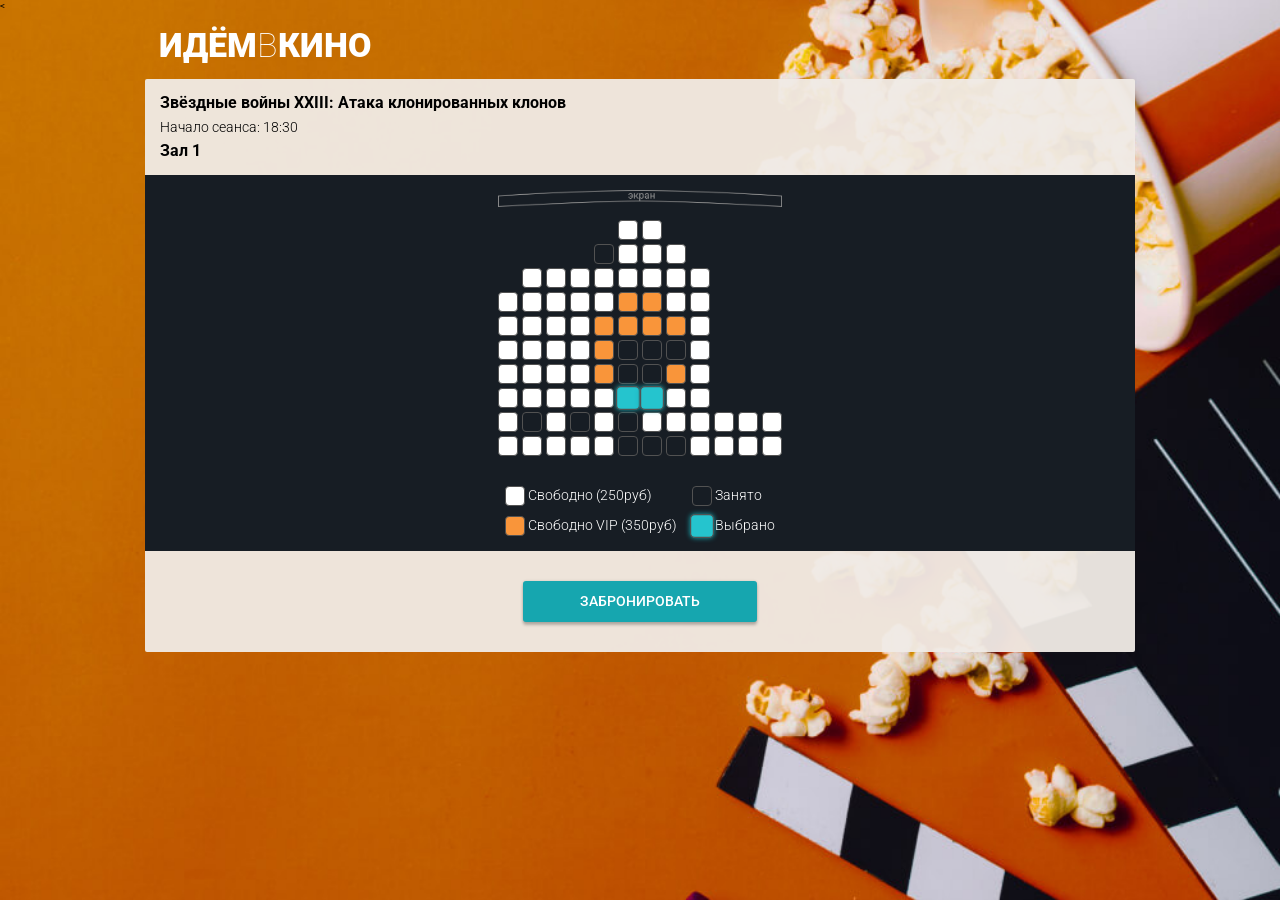
<file: hall.html>
<!DOCTYPE html>
<html lang="ru">

<head>
  <meta charset="UTF-8">
  <meta name="viewport" content="width=device-width, initial-scale=1.0">
  <meta http-equiv="X-UA-Compatible" content="ie=edge">
  <title>ИдёмВКино</title>   

  <<!-- 05.07.2023 Удалена дублирующая строка (<script src="js/hall.js" defer></script>)--> 
  
  <link rel="stylesheet" href="css/normalize.css">
  <link rel="stylesheet" href="css/styles.css">
  <link href="https://fonts.googleapis.com/css?family=Roboto:100,300,400,500,700,900&amp;subset=cyrillic,cyrillic-ext,latin-ext" rel="stylesheet">
</head>

<body>
  <header class="page-header">
    <h1 class="page-header__title">Идём<span>в</span>кино</h1>
  </header>
  
  <main>
    <section class="buying">
      <div class="buying__info">
        <div class="buying__info-description">
          <h2 class="buying__info-title">Звёздные войны XXIII: Атака клонированных клонов</h2>
          <p class="buying__info-start">Начало сеанса: 18:30</p>
          <p class="buying__info-hall">Зал 1</p>          
        </div>
        <div class="buying__info-hint">
          <p>Тапните дважды,<br>чтобы увеличить</p>
        </div>
      </div>
      <div class="conf-step">
        <div class="conf-step__wrapper">
          <div class="conf-step__row">
            <span class="conf-step__chair conf-step__chair_disabled"></span><span class="conf-step__chair conf-step__chair_disabled"></span>
            <span class="conf-step__chair conf-step__chair_disabled"></span><span class="conf-step__chair conf-step__chair_disabled"></span>
              <span class="conf-step__chair conf-step__chair_disabled"></span><span class="conf-step__chair conf-step__chair_standart"></span>
              <span class="conf-step__chair conf-step__chair_standart"></span><span class="conf-step__chair conf-step__chair_disabled"></span>
              <span class="conf-step__chair conf-step__chair_disabled"></span><span class="conf-step__chair conf-step__chair_disabled"></span>
            <span class="conf-step__chair conf-step__chair_disabled"></span><span class="conf-step__chair conf-step__chair_disabled"></span>
            </div>  

            <div class="conf-step__row">
              <span class="conf-step__chair conf-step__chair_disabled"></span><span class="conf-step__chair conf-step__chair_disabled"></span>
              <span class="conf-step__chair conf-step__chair_disabled"></span><span class="conf-step__chair conf-step__chair_disabled"></span>
              <span class="conf-step__chair conf-step__chair_taken"></span><span class="conf-step__chair conf-step__chair_standart"></span>
              <span class="conf-step__chair conf-step__chair_standart"></span><span class="conf-step__chair conf-step__chair_standart"></span>
              <span class="conf-step__chair conf-step__chair_disabled"></span><span class="conf-step__chair conf-step__chair_disabled"></span>
              <span class="conf-step__chair conf-step__chair_disabled"></span><span class="conf-step__chair conf-step__chair_disabled"></span>
            </div>  

            <div class="conf-step__row">
              <span class="conf-step__chair conf-step__chair_disabled"></span><span class="conf-step__chair conf-step__chair_standart"></span>
              <span class="conf-step__chair conf-step__chair_standart"></span><span class="conf-step__chair conf-step__chair_standart"></span>
              <span class="conf-step__chair conf-step__chair_standart"></span><span class="conf-step__chair conf-step__chair_standart"></span>
              <span class="conf-step__chair conf-step__chair_standart"></span><span class="conf-step__chair conf-step__chair_standart"></span>
              <span class="conf-step__chair conf-step__chair_standart"></span><span class="conf-step__chair conf-step__chair_disabled"></span>
              <span class="conf-step__chair conf-step__chair_disabled"></span><span class="conf-step__chair conf-step__chair_disabled"></span>
            </div>  

            <div class="conf-step__row">
              <span class="conf-step__chair conf-step__chair_standart"></span><span class="conf-step__chair conf-step__chair_standart"></span>
              <span class="conf-step__chair conf-step__chair_standart"></span><span class="conf-step__chair conf-step__chair_standart"></span>
              <span class="conf-step__chair conf-step__chair_standart"></span><span class="conf-step__chair conf-step__chair_vip"></span>
              <span class="conf-step__chair conf-step__chair_vip"></span><span class="conf-step__chair conf-step__chair_standart"></span>
              <span class="conf-step__chair conf-step__chair_standart"></span><span class="conf-step__chair conf-step__chair_disabled"></span>
              <span class="conf-step__chair conf-step__chair_disabled"></span><span class="conf-step__chair conf-step__chair_disabled"></span>
            </div>  

            <div class="conf-step__row">
              <span class="conf-step__chair conf-step__chair_standart"></span><span class="conf-step__chair conf-step__chair_standart"></span>
              <span class="conf-step__chair conf-step__chair_standart"></span><span class="conf-step__chair conf-step__chair_standart"></span>
              <span class="conf-step__chair conf-step__chair_vip"></span><span class="conf-step__chair conf-step__chair_vip"></span>
              <span class="conf-step__chair conf-step__chair_vip"></span><span class="conf-step__chair conf-step__chair_vip"></span>
              <span class="conf-step__chair conf-step__chair_standart"></span><span class="conf-step__chair conf-step__chair_disabled"></span>
              <span class="conf-step__chair conf-step__chair_disabled"></span><span class="conf-step__chair conf-step__chair_disabled"></span>
            </div>  

            <div class="conf-step__row">
              <span class="conf-step__chair conf-step__chair_standart"></span><span class="conf-step__chair conf-step__chair_standart"></span>
              <span class="conf-step__chair conf-step__chair_standart"></span><span class="conf-step__chair conf-step__chair_standart"></span>
              <span class="conf-step__chair conf-step__chair_vip"></span><span class="conf-step__chair conf-step__chair_taken"></span>
              <span class="conf-step__chair conf-step__chair_taken"></span><span class="conf-step__chair conf-step__chair_taken"></span>
              <span class="conf-step__chair conf-step__chair_standart"></span><span class="conf-step__chair conf-step__chair_disabled"></span>
              <span class="conf-step__chair conf-step__chair_disabled"></span><span class="conf-step__chair conf-step__chair_disabled"></span>
            </div>  

            <div class="conf-step__row">
              <span class="conf-step__chair conf-step__chair_standart"></span><span class="conf-step__chair conf-step__chair_standart"></span>
              <span class="conf-step__chair conf-step__chair_standart"></span><span class="conf-step__chair conf-step__chair_standart"></span>
              <span class="conf-step__chair conf-step__chair_vip"></span><span class="conf-step__chair conf-step__chair_taken"></span>
              <span class="conf-step__chair conf-step__chair_taken"></span><span class="conf-step__chair conf-step__chair_vip"></span>
              <span class="conf-step__chair conf-step__chair_standart"></span><span class="conf-step__chair conf-step__chair_disabled"></span>
              <span class="conf-step__chair conf-step__chair_disabled"></span><span class="conf-step__chair conf-step__chair_disabled"></span>
            </div>  

            <div class="conf-step__row">
              <span class="conf-step__chair conf-step__chair_standart"></span><span class="conf-step__chair conf-step__chair_standart"></span>
              <span class="conf-step__chair conf-step__chair_standart"></span><span class="conf-step__chair conf-step__chair_standart"></span>
              <span class="conf-step__chair conf-step__chair_standart"></span><span class="conf-step__chair conf-step__chair_selected"></span>
              <span class="conf-step__chair conf-step__chair_selected"></span><span class="conf-step__chair conf-step__chair_standart"></span>
              <span class="conf-step__chair conf-step__chair_standart"></span><span class="conf-step__chair conf-step__chair_disabled"></span>
              <span class="conf-step__chair conf-step__chair_disabled"></span><span class="conf-step__chair conf-step__chair_disabled"></span>
            </div>  

            <div class="conf-step__row">
              <span class="conf-step__chair conf-step__chair_standart"></span><span class="conf-step__chair conf-step__chair_taken"></span>
              <span class="conf-step__chair conf-step__chair_standart"></span><span class="conf-step__chair conf-step__chair_taken"></span>
              <span class="conf-step__chair conf-step__chair_standart"></span><span class="conf-step__chair conf-step__chair_taken"></span>
              <span class="conf-step__chair conf-step__chair_standart"></span><span class="conf-step__chair conf-step__chair_standart"></span>
              <span class="conf-step__chair conf-step__chair_standart"></span><span class="conf-step__chair conf-step__chair_standart"></span>
              <span class="conf-step__chair conf-step__chair_standart"></span><span class="conf-step__chair conf-step__chair_standart"></span>
            </div>  

            <div class="conf-step__row">
              <span class="conf-step__chair conf-step__chair_standart"></span><span class="conf-step__chair conf-step__chair_standart"></span>
              <span class="conf-step__chair conf-step__chair_standart"></span><span class="conf-step__chair conf-step__chair_standart"></span>
              <span class="conf-step__chair conf-step__chair_standart"></span><span class="conf-step__chair conf-step__chair_taken"></span>
              <span class="conf-step__chair conf-step__chair_taken"></span><span class="conf-step__chair conf-step__chair_taken"></span>
              <span class="conf-step__chair conf-step__chair_standart"></span><span class="conf-step__chair conf-step__chair_standart"></span>
              <span class="conf-step__chair conf-step__chair_standart"></span><span class="conf-step__chair conf-step__chair_standart"></span>
            </div>
        </div>
        <div class="conf-step__legend">
          <div class="col">
            <p class="conf-step__legend-price"><span class="conf-step__chair conf-step__chair_standart"></span> Свободно (<span class="conf-step__legend-value price-standart">250</span>руб)</p>
            <p class="conf-step__legend-price"><span class="conf-step__chair conf-step__chair_vip"></span> Свободно VIP (<span class="conf-step__legend-value price-vip">350</span>руб)</p>            
          </div>
          <div class="col">
            <p class="conf-step__legend-price"><span class="conf-step__chair conf-step__chair_taken"></span> Занято</p>
            <p class="conf-step__legend-price"><span class="conf-step__chair conf-step__chair_selected"></span> Выбрано</p>                    
          </div>
        </div>
      </div>
      <button class="acceptin-button"  >Забронировать</button>
    </section>     
  </main>
  <script src="js/createRequest.js"></script>
  <script src="js/hall.js" defer></script>
</body>
</html>
</file>
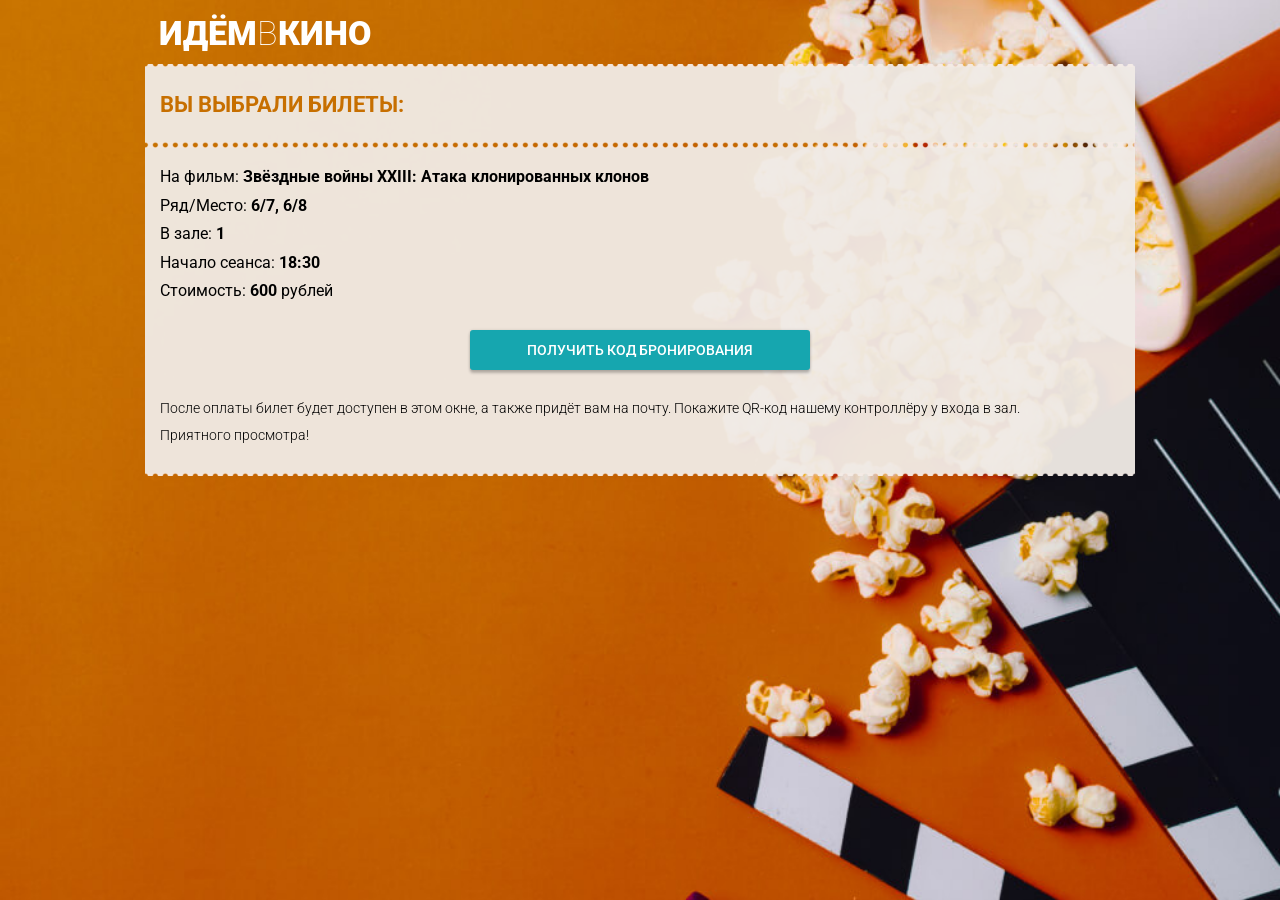
<file: payment.html>
<head>
  <meta charset="UTF-8">
  <meta name="viewport" content="width=device-width, initial-scale=1.0">
  <meta http-equiv="X-UA-Compatible" content="ie=edge">
  <title>ИдёмВКино</title>
  <link rel="stylesheet" href="css/normalize.css">
  <link rel="stylesheet" href="css/styles.css">
  <link href="https://fonts.googleapis.com/css?family=Roboto:100,300,400,500,700,900&amp;subset=cyrillic,cyrillic-ext,latin-ext" rel="stylesheet">
</head>

<body>
  <header class="page-header">
    <h1 class="page-header__title">Идём<span>в</span>кино</h1>
  </header>
  
  <main>
    <section class="ticket">
      
      <header class="tichet__check">
        <h2 class="ticket__check-title">Вы выбрали билеты:</h2>
      </header>
      
      <div class="ticket__info-wrapper">
        <p class="ticket__info">На фильм: <span class="ticket__details ticket__title">Звёздные войны XXIII: Атака клонированных клонов</span></p>
        <p class="ticket__info">Ряд/Место: <span class="ticket__details ticket__chairs">6/7, 6/8</span></p>
        <p class="ticket__info">В зале: <span class="ticket__details ticket__hall">1</span></p>
        <p class="ticket__info">Начало сеанса: <span class="ticket__details ticket__start">18:30</span></p>
        <p class="ticket__info">Стоимость: <span class="ticket__details ticket__cost">600</span> рублей</p>

        <button id="acceptin-button" class="acceptin-button">Получить код бронирования</button> <!-- 05.07.2023 Исправлено (Задан идентификатор кнопки, установлен атрибут id) -->
        
        <p class="ticket__hint">После оплаты билет будет доступен в этом окне, а также придёт вам на почту. Покажите QR-код нашему контроллёру у входа в зал.</p>
        <p class="ticket__hint">Приятного просмотра!</p>
      </div>
    </section>     
  </main>
    <script src="js/createRequest.js"></script>
    <script src="js/payment.js"></script> 
</body>
</html>
</file>
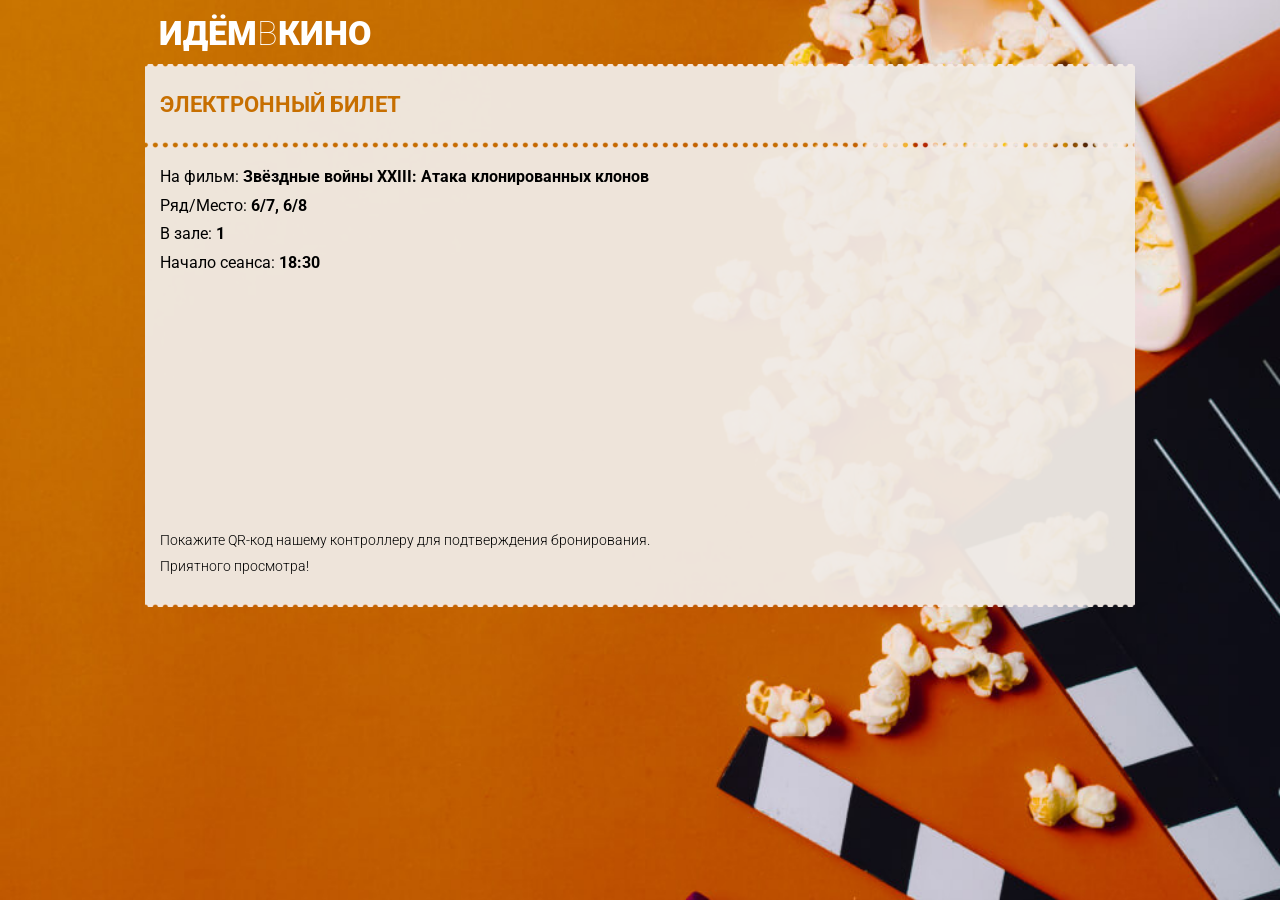
<file: ticket.html>
<!DOCTYPE html>
<html lang="ru">

<head>
  <meta charset="UTF-8">
  <meta name="viewport" content="width=device-width, initial-scale=1.0">
  <meta http-equiv="X-UA-Compatible" content="ie=edge">
  <title>ИдёмВКино</title>
  <link rel="stylesheet" href="css/normalize.css">
  <link rel="stylesheet" href="css/styles.css">
  <link href="https://fonts.googleapis.com/css?family=Roboto:100,300,400,500,700,900&amp;subset=cyrillic,cyrillic-ext,latin-ext" rel="stylesheet">
</head>

<body>
  <header class="page-header">
    <h1 class="page-header__title">Идём<span>в</span>кино</h1>
  </header>
  
  <main>
    <section class="ticket">
      
      <header class="tichet__check">
        <h2 class="ticket__check-title">Электронный билет</h2>
      </header>
      
      <div class="ticket__info-wrapper">
        <p class="ticket__info">На фильм: <span class="ticket__details ticket__title">Звёздные войны XXIII: Атака клонированных клонов</span></p>
        <p class="ticket__info">Ряд/Место: <span class="ticket__details ticket__chairs">6/7, 6/8</span></p>
        <p class="ticket__info">В зале: <span class="ticket__details ticket__hall">1</span></p>
        <p class="ticket__info">Начало сеанса: <span class="ticket__details ticket__start">18:30</span></p>

        <div class="ticket__info-qr"></div>

        <p class="ticket__hint">Покажите QR-код нашему контроллеру для подтверждения бронирования.</p>
        <p class="ticket__hint">Приятного просмотра!</p>
      </div>
    </section>     
  </main>
  <script src="js/QRCreator.js" defer></script>
  <script src="js/ticket.js" defer></script>
</body>
</html>
</file>
<file: css/styles.css>
@charset "UTF-8";
* {
  margin: 0;
  padding: 0;
  box-sizing: border-box;
}

html {
  font-family: "Roboto", sans-serif;
  font-size: 62.5%;
}

body {
  background-image: url("../i/background.jpg");
  background-size: cover;
  background-attachment: fixed;
  background-position: right;
}

.page-header {
  padding: 1.4rem;
}

.page-header__title {
  margin: 0;
  font-weight: 900;
  font-size: 3.4rem;
  color: #FFFFFF;
  text-transform: uppercase;
}
.page-header__title span {
  font-weight: 100;
}

/* ~~~~~~~~~~~~ Главная ~~~~~~~~~~~~ */
.page-nav {
  position: sticky;
  top: 2px;
  padding-bottom: 1rem;
  display: flex;
  flex-wrap: nowrap;
  align-items: stretch;
  color: #000000;
  z-index: 10;
}
.page-nav .page-nav__day {
  flex-basis: calc(100% / 8);
  font-size: 1.2rem;
  padding: 1rem;
  background: rgba(255, 255, 255, 0.9);
  box-shadow: 0px 2px 2px rgba(0, 0, 0, 0.24), 0px 0px 2px rgba(0, 0, 0, 0.12);
  border-radius: 2px;
  text-decoration: none;
  color: #000000;
}
.page-nav .page-nav__day + .page-nav__day {
  margin-left: 1px;
}
.page-nav .page-nav__day .page-nav__day-week::after {
  content: ',';
}
.page-nav .page-nav__day .page-nav__day-number::before {
  content: ' ';
}
.page-nav .page-nav__day .page-nav__day-week, .page-nav .page-nav__day .page-nav__day-number {
  display: block;
}
.page-nav .page-nav__day_chosen {
  flex-grow: 1;
  background-color: #FFFFFF;
  font-weight: 700;
  transform: scale(1.1);
}
.page-nav .page-nav__day_weekend {
  color: #DE2121;
}
.page-nav .page-nav__day_next {
  text-align: center;
}
.page-nav .page-nav__day_next::before {
  content: '>';
  font-family: monospace;
  font-weight: 700;
  font-size: 2.4rem;
}
.page-nav .page-nav__day_today .page-nav__day-week::before {
  content: 'Сегодня';
  display: block;
}
.page-nav .page-nav__day_today .page-nav__day-week, .page-nav .page-nav__day_today .page-nav__day-number {
  display: inline;
}

.movie {
  position: relative;
  padding: 1.5rem;
  margin-top: 3rem;
  background: rgba(241, 235, 230, 0.95);
  color: #000000;
}
.movie .movie__info {
  display: flex;
}
.movie .movie__poster {
  position: relative;
  width: 12.5rem;
  height: 17.5rem;
  /*    left: 1.5rem;
      top: -1.5rem;*/
}
.movie .movie__poster .movie__poster-image {
  position: relative;
  top: -3rem;
  width: 12.5rem;
  height: 17.5rem;
}
.movie .movie__poster::after {
  content: '';
  display: block;
  position: absolute;
  right: -0.7rem;
  top: -3rem;
  border: 1.5rem solid transparent;
  border-bottom: 0 solid transparent;
  border-right: 0 solid transparent;
  border-left: 0.7rem solid #772720;
}
.movie .movie__description {
  flex-grow: 1;
  padding-left: 1.5rem;
}
.movie .movie__title {
  font-weight: 700;
  font-size: 1.6rem;
}
.movie .movie__synopsis {
  font-size: 1.4rem;
  margin-top: 1rem;
}
.movie .movie__data {
  font-size: 1.4rem;
  font-weight: 300;
  margin-top: 1rem;
}
.movie .movie-seances__hall + .movie-seances__hall {
  margin-top: 2rem;
}
.movie .movie-seances__hall .movie-seances__hall-title {
  font-weight: 700;
  font-size: 1.6rem;
}
.movie .movie-seances__hall .movie-seances__list {
  margin-top: 0.7rem;
  font-size: 0;
}
.movie .movie-seances__hall .movie-seances__time-block {
  display: inline-block;
  margin-bottom: 4px;
}
.movie .movie-seances__hall .movie-seances__time-block:nth-last-of-type(n + 1) {
  margin-right: 4px;
}
.movie .movie-seances__hall .movie-seances__time {
  display: block;
  padding: 8px;
  box-shadow: 0px 2px 2px rgba(0, 0, 0, 0.24), 0px 0px 2px rgba(0, 0, 0, 0.12);
  border-radius: 2px;
  background-color: #FFFFFF;
  color: #000000;
  text-decoration: none;
  font-size: 1.5rem;
}

/* ~~~~~~~~~~~~ Кинозал ~~~~~~~~~~~~ */
.acceptin-button {
  display: block;
  margin: 3rem auto 0;
  box-shadow: 0px 3px 3px rgba(0, 0, 0, 0.24), 0px 0px 3px rgba(0, 0, 0, 0.12);
  border-radius: 3px;
  border: none;
  padding: 12px 57px;
  text-transform: uppercase;
  font-weight: 500;
  font-size: 1.4rem;
  background-color: #16A6AF;
  color: #FFFFFF;
}

.buying {
  background-color: rgba(241, 235, 230, 0.95);
  padding-bottom: 3rem;
}

.buying__info {
  display: flex;
  align-items: center;
  justify-content: space-between;
  padding: 1.5rem;
}
.buying__info .buying__info-description {
  padding-right: 1.5rem;
}
.buying__info .buying__info-title, .buying__info .buying__info-hall {
  font-size: 1.6rem;
  font-weight: 700;
}
.buying__info .buying__info-start {
  font-size: 1.4rem;
  font-weight: 300;
  margin: 0.7rem 0;
}
.buying__info .buying__info-hint {
  position: relative;
  font-weight: 300;
  font-size: 1.4rem;
  text-align: center;
}
.buying__info .buying__info-hint p {
  position: relative;
  width: 10rem;
}
.buying__info .buying__info-hint p::before {
  content: '';
  position: absolute;
  left: -1rem;
  top: calc(50% - 1.6rem);
  display: block;
  width: 2.4rem;
  height: 3.2rem;
  background-image: url(../i/hint.png);
  background-size: 2.4rem 3.2rem;
}

.conf-step {
  text-align: center;
  background-color: #171D24;
  padding: 1.5rem 3rem 1.5rem;
}

.conf-step__wrapper {
  font-size: 0;
  display: inline-block;
  background-image: url(../i/screen.png);
  background-position: top;
  background-repeat: no-repeat;
  background-size: 100%;
  padding-top: 3rem;
}
.conf-step__wrapper::before {
  content: '';
}

.conf-step__row + .conf-step__row {
  margin-top: 4px;
}

.conf-step__chair {
  display: inline-block;
  vertical-align: middle;
  width: 2rem;
  height: 2rem;
  border: 1px solid #525252;
  box-sizing: border-box;
  border-radius: 4px;
}
.conf-step__chair:not(:first-of-type) {
  margin-left: 4px;
}

.conf-step__chair_disabled {
  opacity: 0;
}

.conf-step__chair_standart {
  background-color: #FFFFFF;
}

.conf-step__chair_vip {
  background-color: #F9953A;
}

.conf-step__chair_taken {
  background-color: transparent;
}

.conf-step__chair_selected {
  background-color: #25C4CE;
  box-shadow: 0px 0px 4px #16A6AF;
  transform: scale(1.2);
}

.conf-step__legend {
  padding-top: 3rem;
  font-size: 1.4rem;
  font-weight: 300;
  color: #FFFFFF;
  display: flex;
  flex-wrap: nowrap;
  text-align: left;
}
.conf-step__legend .col {
  max-width: 25rem;
}
.conf-step__legend .col:first-of-type {
  padding-right: 1.5rem;
  margin-left: auto;
}
.conf-step__legend .col:last-of-type {
  margin-right: auto;
}
.conf-step__legend .conf-step__legend-price + .conf-step__legend-price {
  margin-top: 1rem;
}

/* ~~~~~~~~~~~~ Билет ~~~~~~~~~~~~ */
.tichet__check, .ticket__info-wrapper {
  padding-left: 1.5rem;
  padding-right: 1.5rem;
  background-color: rgba(241, 235, 230, 0.95);
}

.tichet__check {
  position: relative;
  padding-top: 2.5rem;
  padding-bottom: 2.5rem;
}
.tichet__check::before {
  content: '';
  display: block;
  position: absolute;
  top: -3px;
  left: 0;
  right: 0;
  height: 3px;
  background-image: url(../i/border-top.png);
  background-size: 10px 3px;
}
.tichet__check::after {
  content: '';
  display: block;
  position: absolute;
  bottom: -3px;
  left: 0;
  right: 0;
  height: 3px;
  background-image: url(../i/border-bottom.png);
  background-size: 10px 3px;
}

.ticket__info-wrapper {
  position: relative;
  margin-top: 6px;
  padding-top: 2rem;
  padding-bottom: 3rem;
}
.ticket__info-wrapper::before {
  content: '';
  display: block;
  position: absolute;
  top: -3px;
  left: 0;
  right: 0;
  height: 3px;
  background-image: url(../i/border-top.png);
  background-size: 10px 3px;
}
.ticket__info-wrapper::after {
  content: '';
  display: block;
  position: absolute;
  bottom: -3px;
  left: 0;
  right: 0;
  height: 3px;
  background-image: url(../i/border-bottom.png);
  background-size: 10px 3px;
}

.ticket__check-title {
  font-weight: 700;
  font-size: 2.2rem;
  text-transform: uppercase;
  color: #C76F00;
}

.ticket__info {
  font-size: 1.6rem;
  color: #000000;
}
.ticket__info + .ticket__info {
  margin-top: 1rem;
}

.ticket__details {
  font-weight: 700;
}

.ticket__hint {
  font-weight: 300;
  font-size: 1.4rem;
  margin-top: 3rem;
}
.ticket__hint + .ticket__hint {
  margin-top: 1rem;
}

.ticket__info-qr {
  display: block;
  margin: 3rem auto 0;
  width: 20rem;
  height: 20rem;
}

@media screen and (min-width: 479px) {
  .page-nav .page-nav__day {
    padding: 1rem 2rem;
  }
}
@media screen and (min-width: 990px) {
  .page-header, nav, main {
    width: 990px;
    margin: auto;
  }

  .movie, .buying {
    border-radius: 2px;
  }

  .buying__info-hint {
    display: none;
  }
}

/*================================================================*/

.movie .movie-seances__hall .acceptin-button-disabled {
 background-color: #888888;
 pointer-events: none
}

.acceptin-button:disabled {
  background-color: #888888;
  pointer-events: none
}

@media(max-width: 320px) {
  .movie .movie__info {
    display: flex;
    flex-direction: column;
  }
  .movie .movie__poster {
    position: relative;
    height: auto;
    width: 50%;
    margin: auto;
  }
  .movie .movie__poster .movie__poster-image {
    position: relative;
    top: -3rem;
    height: auto;
    width: 100%;
  }
  .movie .movie__description {
    flex-grow: 1;
    padding-left: 0;
    margin-bottom: 3rem;
  }
}
</file>
